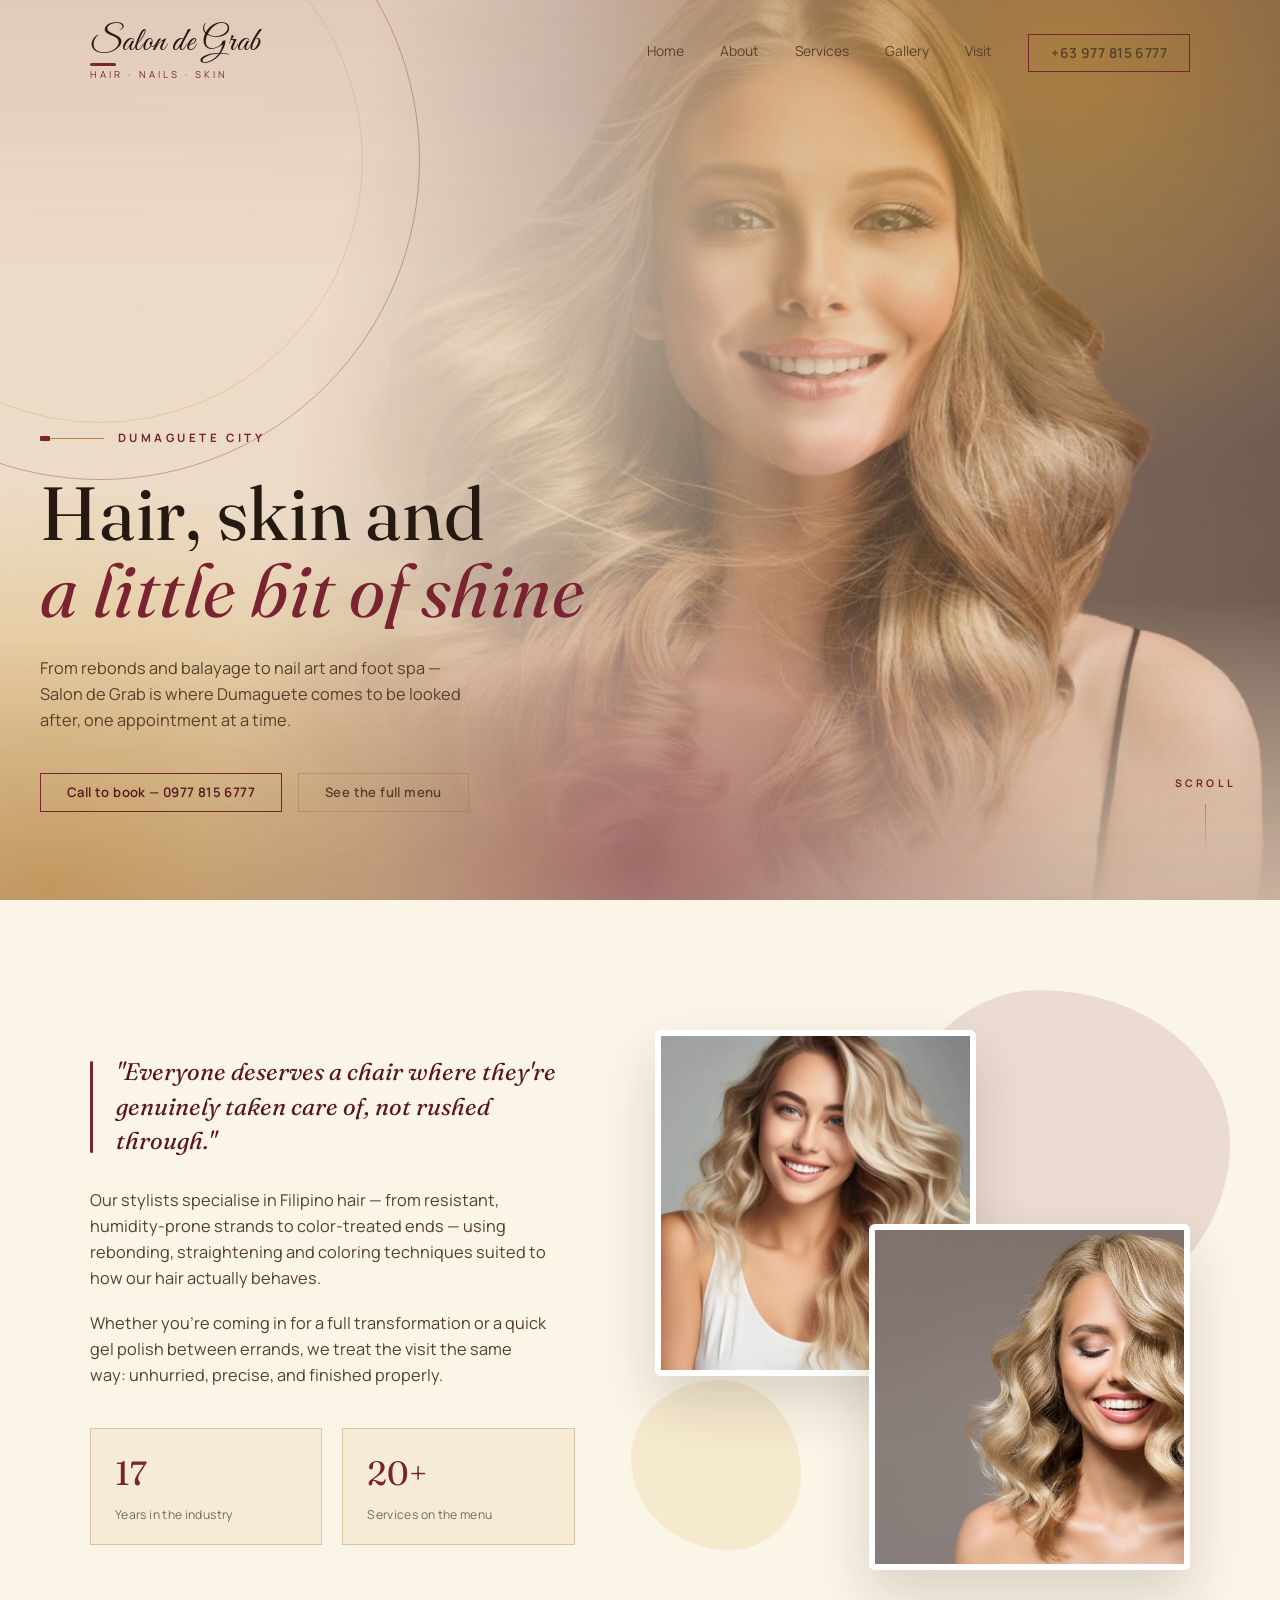
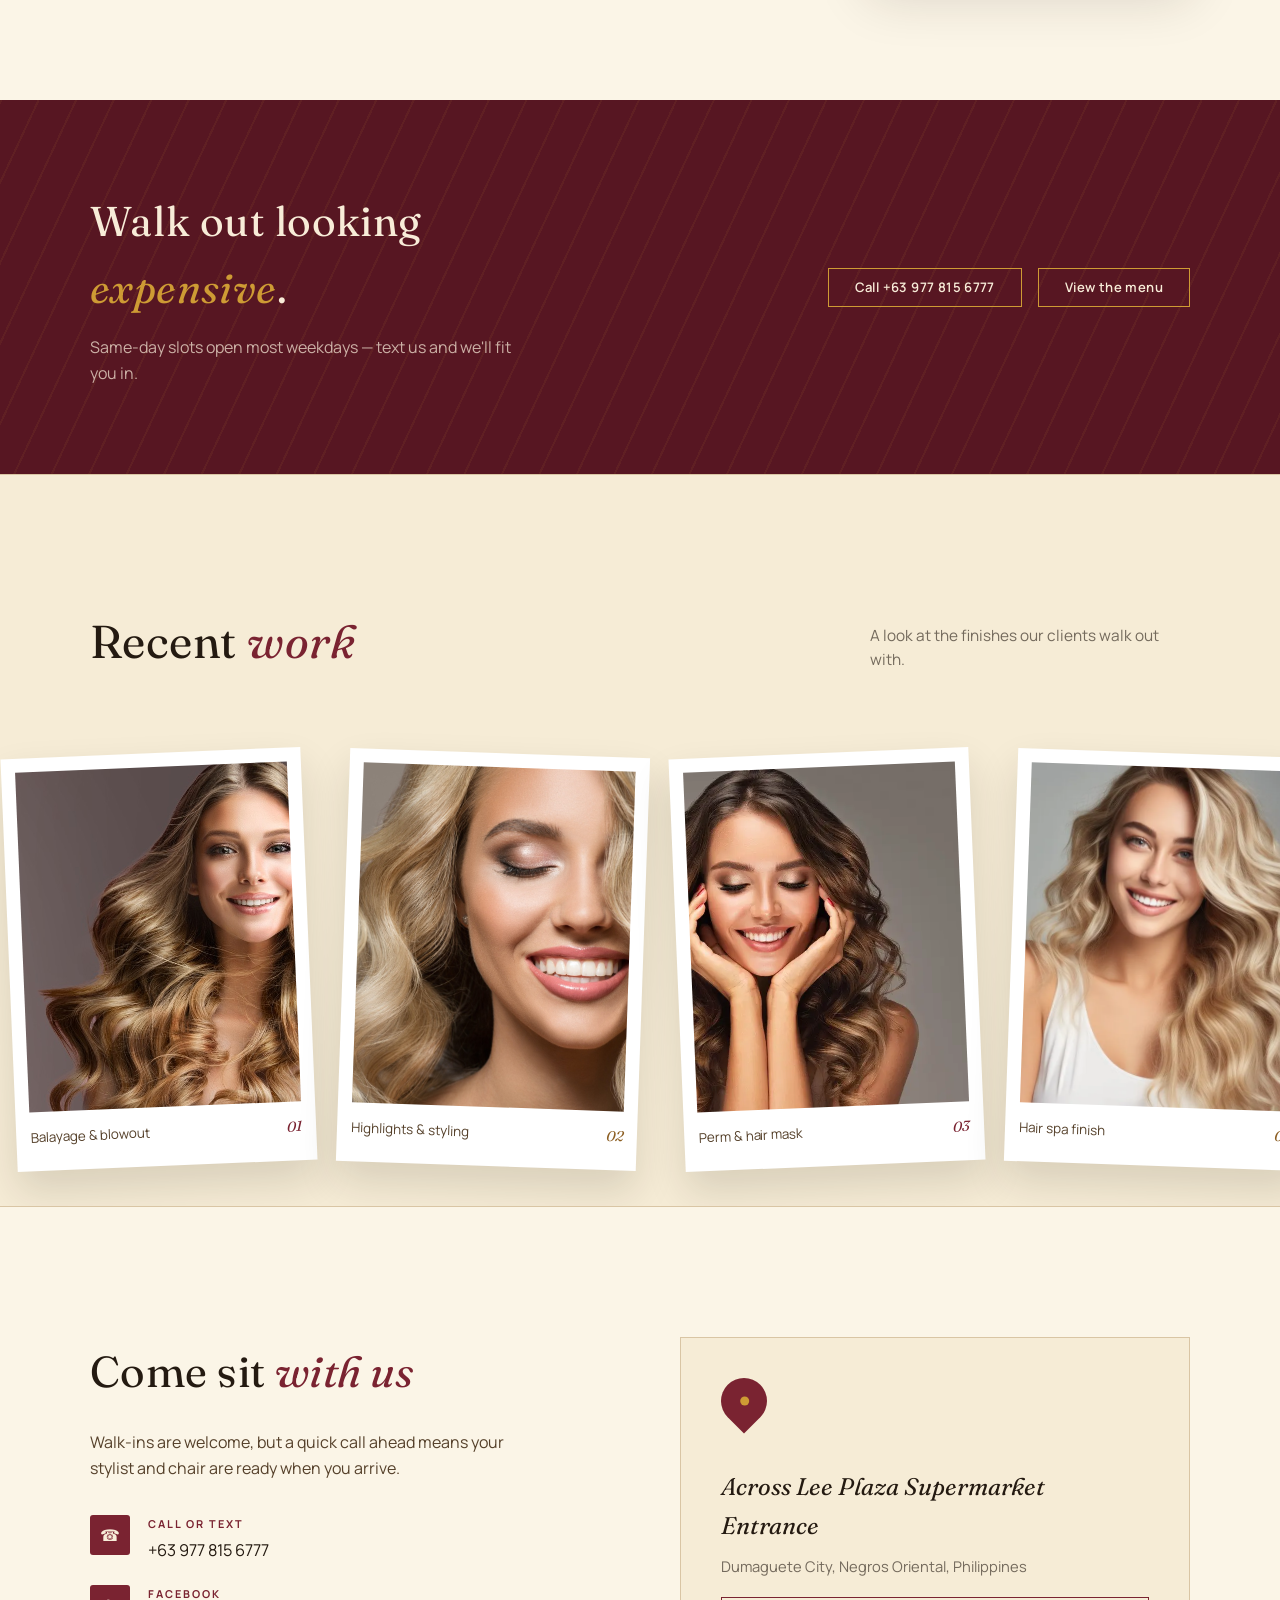
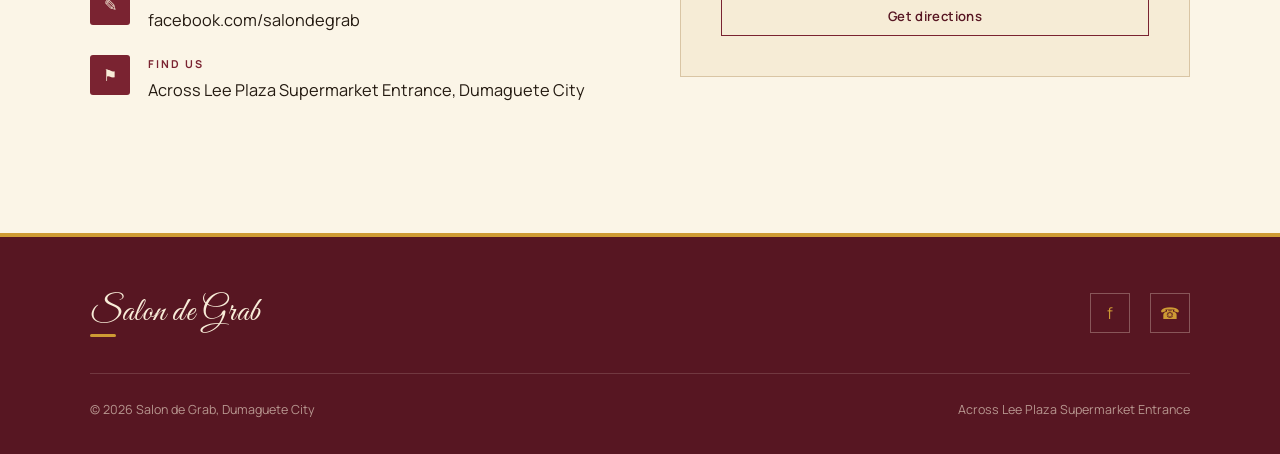
<file: index.html>
<!DOCTYPE html>
<html lang="en">
<head>
<meta charset="UTF-8">
<meta name="viewport" content="width=device-width, initial-scale=1.0">
<title>Salon de Grab — Dumaguete</title>
<meta name="description" content="Salon de Grab — hair, nails and skin care in Dumaguete City. Rebonding, coloring, spa treatments and more.">
<link rel="preconnect" href="https://fonts.googleapis.com">
<link rel="preconnect" href="https://fonts.gstatic.com" crossorigin>
<link href="https://fonts.googleapis.com/css2?family=Fraunces:ital,opsz,wght@0,9..144,300;0,9..144,400;0,9..144,500;0,9..144,600;1,9..144,400;1,9..144,500&family=Manrope:wght@300;400;500;600;700&family=Great+Vibes&display=swap" rel="stylesheet">
<link rel="stylesheet" href="style.css">
</head>
<body>

<header id="siteHeader">
  <div class="wrap">
    <div class="brand">
      <span class="name">Salon de Grab</span>
      <span class="sub">HAIR · NAILS · SKIN</span>
    </div>
    <nav class="links" id="navLinks">
      <a href="#">Home</a>
      <a href="#about">About</a>
      <a href="services.html">Services</a>
      <a href="#gallery">Gallery</a>
      <a href="#contact">Visit</a>
      <a class="btn header-cta" href="tel:+639778156777">+63 977 815 6777</a>
    </nav>
    <button class="menu-toggle" id="menuToggle" aria-label="Toggle menu" aria-expanded="false">
      <span></span><span></span><span></span>
    </button>
  </div>
</header>

<section class="hero">
  <div class="hero-media"></div>
  <div class="hero-mesh"></div>
  <div class="hero-swash"></div>
  <div class="hero-content">
    <div class="hero-inner">
      <div class="hero-eyebrow">
        <div class="rule"></div>
        <span>DUMAGUETE CITY</span>
      </div>
      <h1>
        <span class="line"><span>Hair, skin and</span></span>
        <span class="line"><span>a little bit of shine</span></span>
      </h1>
      <p>From rebonds and balayage to nail art and foot spa — Salon de Grab is where Dumaguete comes to be looked after, one appointment at a time.</p>
      <div class="hero-cta">
        <a class="btn" href="tel:+639778156777">Call to book — 0977 815 6777</a>
        <a class="btn ghost" href="services.html">See the full menu</a>
      </div>
    </div>
  </div>
  <div class="scroll-cue"><span>SCROLL</span><div class="stem"></div></div>
</section>

<section class="about" id="about">
  <div class="wrap section-pad">
    <div class="about-grid">
      <div class="about-copy reveal">
        <p class="quote">"Everyone deserves a chair where they're genuinely taken care of, not rushed through."</p>
        <p>Our stylists specialise in Filipino hair — from resistant, humidity-prone strands to color-treated ends — using rebonding, straightening and coloring techniques suited to how our hair actually behaves.</p>
        <p>Whether you're coming in for a full transformation or a quick gel polish between errands, we treat the visit the same way: unhurried, precise, and finished properly.</p>
        <div class="about-facts">
          <div>
            <strong>17</strong>
            <span>Years in the industry</span>
          </div>
          <div>
            <strong>20+</strong>
            <span>Services on the menu</span>
          </div>
        </div>
      </div>
      <div class="about-media reveal">
        <div class="blob"></div>
        <div class="blob2"></div>
        <img class="m1" src="images/gallery-2.webp" alt="Client with soft waved hair at Salon de Grab">
        <img class="m2" src="images/gallery-4.jpg" alt="Close up of glossy blonde curls">
      </div>
    </div>
  </div>
</section>

<section class="band">
  <div class="wrap reveal">
    <div>
      <h2>Walk out looking <em>expensive</em>.</h2>
      <p>Same-day slots open most weekdays — text us and we'll fit you in.</p>
    </div>
    <div class="band-cta">
      <a class="btn on-dark" href="tel:+639778156777">Call +63 977 815 6777</a>
      <a class="btn on-dark" href="services.html">View the menu</a>
    </div>
  </div>
</section>

<section class="gallery" id="gallery">
  <div class="wrap gallery-head">
    <div class="section-head reveal" style="margin-bottom:48px;">
      <h2>Recent <em>work</em></h2>
      <p>A look at the finishes our clients walk out with.</p>
    </div>
  </div>
  <div class="gallery-strip reveal">
    <figure>
      <img src="images/hero.jpg" alt="Long bronde curls, soft volume">
      <figcaption>Balayage &amp; blowout <em>01</em></figcaption>
    </figure>
    <figure>
      <img src="images/gallery-3.jpg" alt="Sleek blonde waves">
      <figcaption>Highlights &amp; styling <em>02</em></figcaption>
    </figure>
    <figure>
      <img src="images/gallery-1.webp" alt="Defined chestnut curls">
      <figcaption>Perm &amp; hair mask <em>03</em></figcaption>
    </figure>
    <figure>
      <img src="images/gallery-2.webp" alt="Soft brunette waves, hands framing face">
      <figcaption>Hair spa finish <em>04</em></figcaption>
    </figure>
    <figure>
      <img src="images/gallery-4.jpg" alt="Close up glossy blonde curls">
      <figcaption>Gloss &amp; cellophane <em>05</em></figcaption>
    </figure>
  </div>
</section>

<section class="contact" id="contact">
  <div class="wrap section-pad">
    <div class="contact-grid">
      <div class="reveal">
        <h2>Come sit <em>with us</em></h2>
        <div class="contact-copy">
          <p>Walk-ins are welcome, but a quick call ahead means your stylist and chair are ready when you arrive.</p>
        </div>
        <ul class="info-list">
          <li>
            <div class="ico">☎</div>
            <div>
              <div class="label">CALL OR TEXT</div>
              <a class="value" href="tel:+639778156777">+63 977 815 6777</a>
            </div>
          </li>
          <li>
            <div class="ico">✎</div>
            <div>
              <div class="label">FACEBOOK</div>
              <a class="value" href="https://www.facebook.com/profile.php?id=100063710006930" target="_blank" rel="noopener">facebook.com/salondegrab</a>
            </div>
          </li>
          <li>
            <div class="ico">⚑</div>
            <div>
              <div class="label">FIND US</div>
              <span class="value">Across Lee Plaza Supermarket Entrance, Dumaguete City</span>
            </div>
          </li>
        </ul>
      </div>

      <div class="reveal">
        <div class="map-card">
          <div class="pin"><span></span></div>
          <div>
            <div class="addr-big">Across Lee Plaza Supermarket Entrance</div>
            <div class="addr-small">Dumaguete City, Negros Oriental, Philippines</div>
          </div>
          <a class="btn" href="https://www.google.com/maps/search/?api=1&query=Lee+Plaza+Supermarket+Dumaguete" target="_blank" rel="noopener">Get directions</a>
        </div>
      </div>
    </div>
  </div>
</section>

<footer>
  <div class="wrap">
    <div class="footer-top">
      <div class="brand"><span class="name">Salon de Grab</span></div>
      <div class="footer-socials">
        <a href="https://www.facebook.com/profile.php?id=100063710006930" target="_blank" rel="noopener" aria-label="Facebook">f</a>
        <a href="tel:+639778156777" aria-label="Call">☎</a>
      </div>
    </div>
    <div class="footer-bottom">
      <span>© <span id="year"></span> Salon de Grab, Dumaguete City</span>
      <span>Across Lee Plaza Supermarket Entrance</span>
    </div>
  </div>
</footer>

<button id="toTop" class="to-top" aria-label="Scroll to top">↑</button>

<script src="script.js"></script>
</body>
</html>
</file>
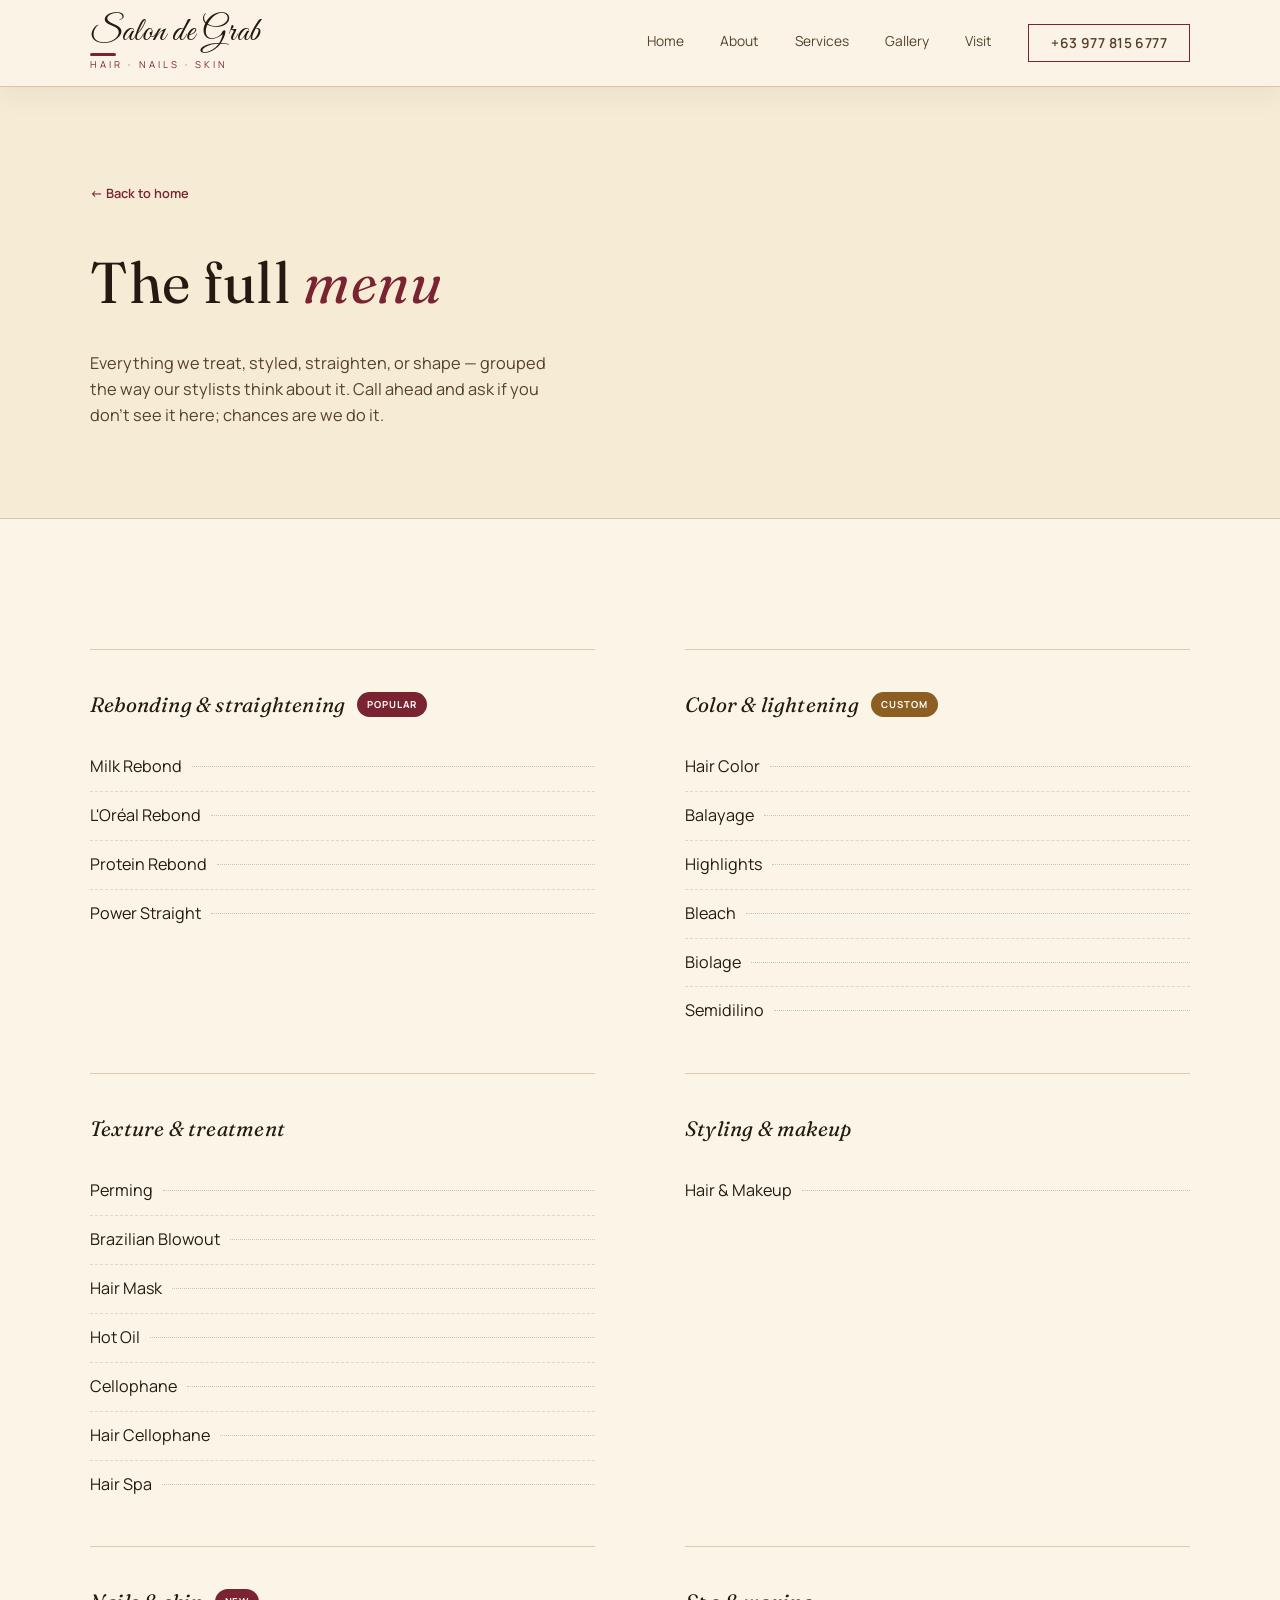
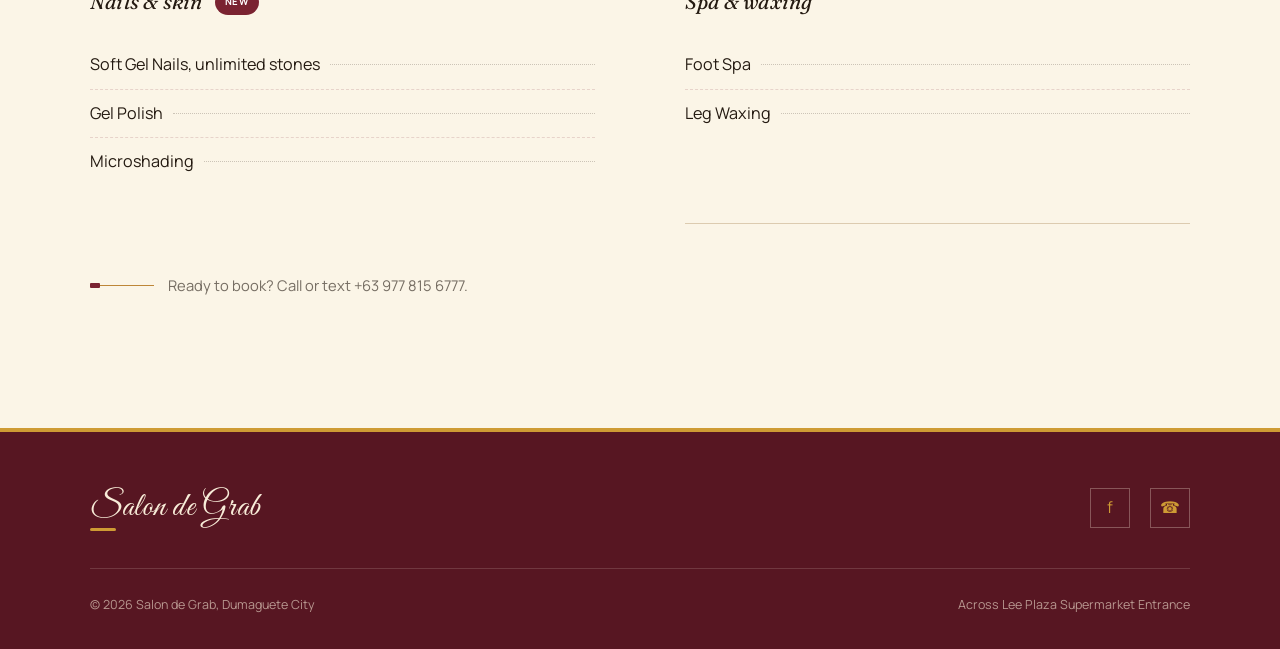
<file: services.html>
<!DOCTYPE html>
<html lang="en">
<head>
<meta charset="UTF-8">
<meta name="viewport" content="width=device-width, initial-scale=1.0">
<title>Services — Salon de Grab</title>
<meta name="description" content="Full treatment menu for Salon de Grab: rebonding, color, styling, nails, skin and spa services in Dumaguete City.">
<link rel="preconnect" href="https://fonts.googleapis.com">
<link rel="preconnect" href="https://fonts.gstatic.com" crossorigin>
<link href="https://fonts.googleapis.com/css2?family=Fraunces:ital,opsz,wght@0,9..144,300;0,9..144,400;0,9..144,500;0,9..144,600;1,9..144,400;1,9..144,500&family=Manrope:wght@300;400;500;600;700&family=Great+Vibes&display=swap" rel="stylesheet">
<link rel="stylesheet" href="style.css">
</head>
<body>

<header id="siteHeader" class="solid">
  <div class="wrap">
    <div class="brand">
      <span class="name">Salon de Grab</span>
      <span class="sub">HAIR · NAILS · SKIN</span>
    </div>
    <nav class="links" id="navLinks">
      <a href="index.html">Home</a>
      <a href="index.html#about">About</a>
      <a href="services.html">Services</a>
      <a href="index.html#gallery">Gallery</a>
      <a href="index.html#contact">Visit</a>
      <a class="btn header-cta" href="tel:+639778156777">+63 977 815 6777</a>
    </nav>
    <button class="menu-toggle" id="menuToggle" aria-label="Toggle menu" aria-expanded="false">
      <span></span><span></span><span></span>
    </button>
  </div>
</header>

<section class="menu-hero">
  <div class="wrap">
    <a class="back" href="index.html">← Back to home</a>
    <h1>The full <em>menu</em></h1>
    <p>Everything we treat, styled, straighten, or shape — grouped the way our stylists think about it. Call ahead and ask if you don't see it here; chances are we do it.</p>
  </div>
</section>

<section class="services" id="services">
  <div class="wrap section-pad">
    <div class="service-groups">
      <div class="service-group reveal">
        <h3>Rebonding &amp; straightening <span class="tagchip wine">POPULAR</span></h3>
        <ul class="service-list">
          <li>Milk Rebond <span class="dots"></span></li>
          <li>L'Oréal Rebond <span class="dots"></span></li>
          <li>Protein Rebond <span class="dots"></span></li>
          <li>Power Straight <span class="dots"></span></li>
        </ul>
      </div>

      <div class="service-group reveal">
        <h3>Color &amp; lightening <span class="tagchip camel">CUSTOM</span></h3>
        <ul class="service-list">
          <li>Hair Color <span class="dots"></span></li>
          <li>Balayage <span class="dots"></span></li>
          <li>Highlights <span class="dots"></span></li>
          <li>Bleach <span class="dots"></span></li>
          <li>Biolage <span class="dots"></span></li>
          <li>Semidilino <span class="dots"></span></li>
        </ul>
      </div>

      <div class="service-group reveal">
        <h3>Texture &amp; treatment</h3>
        <ul class="service-list">
          <li>Perming <span class="dots"></span></li>
          <li>Brazilian Blowout <span class="dots"></span></li>
          <li>Hair Mask <span class="dots"></span></li>
          <li>Hot Oil <span class="dots"></span></li>
          <li>Cellophane <span class="dots"></span></li>
          <li>Hair Cellophane <span class="dots"></span></li>
          <li>Hair Spa <span class="dots"></span></li>
        </ul>
      </div>

      <div class="service-group reveal">
        <h3>Styling &amp; makeup</h3>
        <ul class="service-list">
          <li>Hair &amp; Makeup <span class="dots"></span></li>
        </ul>
      </div>

      <div class="service-group reveal">
        <h3>Nails &amp; skin <span class="tagchip wine">NEW</span></h3>
        <ul class="service-list">
          <li>Soft Gel Nails, unlimited stones <span class="dots"></span></li>
          <li>Gel Polish <span class="dots"></span></li>
          <li>Microshading <span class="dots"></span></li>
        </ul>
      </div>

      <div class="service-group reveal">
        <h3>Spa &amp; waxing</h3>
        <ul class="service-list">
          <li>Foot Spa <span class="dots"></span></li>
          <li>Leg Waxing <span class="dots"></span></li>
        </ul>
      </div>
    </div>

    <div class="services-note reveal">
      <div class="rule"></div>
      <span>Ready to book? Call or text +63 977 815 6777.</span>
    </div>
  </div>
</section>

<footer>
  <div class="wrap">
    <div class="footer-top">
      <div class="brand"><span class="name">Salon de Grab</span></div>
      <div class="footer-socials">
        <a href="https://www.facebook.com/profile.php?id=100063710006930" target="_blank" rel="noopener" aria-label="Facebook">f</a>
        <a href="tel:+639778156777" aria-label="Call">☎</a>
      </div>
    </div>
    <div class="footer-bottom">
      <span>© <span id="year"></span> Salon de Grab, Dumaguete City</span>
      <span>Across Lee Plaza Supermarket Entrance</span>
    </div>
  </div>
</footer>

<button id="toTop" class="to-top" aria-label="Scroll to top">↑</button>

<script src="script.js"></script>
</body>
</html>
</file>
<file: style.css>
:root{
  --bg:         #FBF5E7;
  --bg-warm:    #F2E2C0;
  --panel:      #F6ECD6;
  --ink:        #241A11;
  --ink-soft:   #55402A;
  --ink-dim:    rgba(36,26,17,0.62);
  --camel:      #BD8638;
  --camel-deep: #8C5E22;
  --gold:       #CE9B34;
  --wine:       #7A2331;
  --wine-deep:  #571622;
  --wine-soft:  #A83D4B;
  --cream:      #F8ECD8;
  --white:      #FFFFFF;
  --line:       rgba(122,35,49,0.16);
  --line-camel: rgba(140,94,34,0.28);
  --ease: cubic-bezier(.22,.7,.24,1);
}

*{ margin:0; padding:0; box-sizing:border-box; }
html{ scroll-behavior:smooth; }

@media (prefers-reduced-motion: reduce){
  html{ scroll-behavior:auto; }
  *{ animation-duration:0.001ms !important; animation-iteration-count:1 !important; transition-duration:0.001ms !important; }
}

body{
  background:var(--bg);
  color:var(--ink);
  font-family:'Manrope', sans-serif;
  font-weight:400;
  line-height:1.6;
  -webkit-font-smoothing:antialiased;
  overflow-x:hidden;
}

h1,h2,h3,.serif{ font-family:'Fraunces', serif; font-weight:500; letter-spacing:0.01em; }
a{ color:inherit; text-decoration:none; }
img{ max-width:100%; display:block; }
::selection{ background:var(--wine); color:var(--cream); }
:focus-visible{ outline:2px solid var(--wine); outline-offset:3px; }

.wrap{ max-width:1180px; margin:0 auto; padding:0 40px; position:relative; }

.rule{ width:64px; height:1px; background:var(--camel); position:relative; }
.rule::after{ content:''; position:absolute; left:0; top:-2px; width:10px; height:5px; background:var(--wine); border-radius:1px; }
.rule.on-dark{ background:var(--gold); }
.rule.on-dark::after{ background:var(--cream); }

/* texture: fine dot grid, used as a background-image on select panels */
.grain{ position:relative; }
.grain::before{
  content:''; position:absolute; inset:0; pointer-events:none; opacity:0.5;
  background-image:radial-gradient(var(--camel-deep) 0.6px, transparent 0.6px);
  background-size:16px 16px;
  -webkit-mask-image:radial-gradient(ellipse 60% 60% at 85% 15%, black, transparent 70%);
  mask-image:radial-gradient(ellipse 60% 60% at 85% 15%, black, transparent 70%);
}

/* ---------- nav ---------- */
header{
  position:fixed; top:0; left:0; right:0; z-index:100;
  padding:26px 0;
  transition:background .5s var(--ease), padding .5s var(--ease), border-color .5s var(--ease), box-shadow .5s var(--ease);
  border-bottom:1px solid transparent;
  background:transparent;
}
header.solid, header.scrolled{
  padding:16px 0;
  border-bottom:1px solid var(--line-camel);
  box-shadow:0 8px 26px rgba(36,26,17,0.06);
}
header.solid::before, header.scrolled::before{
  content:''; position:absolute; inset:0; z-index:-1;
  background:rgba(251,245,231,0.94);
  backdrop-filter:blur(10px);
}
header .wrap{ display:flex; align-items:center; justify-content:space-between; }

.brand{ display:flex; flex-direction:column; line-height:1; }
.brand .name{
  font-family:'Great Vibes', cursive; font-weight:400; font-size:2.15rem; letter-spacing:0.02em; color:var(--ink); position:relative;
}
.brand .name::after{
  content:''; position:absolute; left:0; bottom:-6px; width:26px; height:3px; background:var(--wine); border-radius:2px;
}
.brand .sub{ font-size:0.6rem; letter-spacing:0.32em; color:var(--wine); margin-top:10px; }

nav.links{ display:flex; gap:36px; align-items:center; }
nav.links a{
  display:inline-flex; align-items:center;
  font-size:0.86rem; color:var(--ink-soft); position:relative; padding-bottom:4px;
  line-height:1; transition:color .3s;
}
nav.links a:not(.btn)::after{
  content:''; position:absolute; left:0; bottom:0; height:2px; width:0;
  background:var(--wine); transition:width .35s var(--ease);
}
nav.links a:not(.btn):hover{ color:var(--ink); }
nav.links a:not(.btn):hover::after{ width:100%; }

.btn{
  box-sizing:border-box;
  display:inline-flex; align-items:center; justify-content:center; gap:10px;
  border:1.5px solid var(--wine); color:var(--wine-deep);
  padding:12px 26px; font-size:0.82rem; letter-spacing:0.03em; line-height:1;
  font-weight:600;
  transition:background .35s var(--ease), color .35s var(--ease), border-color .35s var(--ease), transform .3s var(--ease), box-shadow .35s var(--ease);
  white-space:nowrap;
}
.btn:hover{ background:var(--wine); border-color:var(--wine); color:var(--cream); box-shadow:0 10px 26px rgba(122,35,49,0.28); transform:translateY(-2px); }
.btn.gold{ border-color:var(--camel); color:var(--camel-deep); }
.btn.gold:hover{ background:var(--camel); border-color:var(--camel); color:var(--white); box-shadow:0 10px 26px rgba(140,94,34,0.28); }
.btn.ghost{ border-color:var(--line-camel); color:var(--ink-soft); }
.btn.ghost:hover{ border-color:var(--wine); background:transparent; color:var(--wine-deep); box-shadow:none; transform:none; }
.btn.on-dark{ border-color:var(--gold); color:var(--cream); }
.btn.on-dark:hover{ background:var(--gold); color:var(--wine-deep); }
.btn.header-cta{ padding:11px 22px; }

.menu-toggle{ display:none; }

/* ---------- hero ---------- */
.hero{ position:relative; min-height:100svh; display:flex; align-items:flex-end; overflow:hidden; background:var(--bg); }
.hero-media{
  position:absolute; inset:-2%;
  background-image:url('images/hero.jpg');
  background-size:cover; background-position:78% 18%;
  animation:kenburns 22s ease-in-out infinite alternate;
}
@keyframes kenburns{
  0%{ transform:scale(1) translate(0,0); }
  100%{ transform:scale(1.08) translate(-1%, -1%); }
}
.hero-media::before{
  content:''; position:absolute; inset:0;
  background:
    linear-gradient(102deg, var(--bg) 0%, var(--bg) 27%, rgba(251,245,231,0.7) 46%, rgba(251,245,231,0.2) 65%, rgba(251,245,231,0.04) 100%),
    linear-gradient(0deg, var(--bg) 0%, rgba(251,245,231,0.02) 34%);
}
.hero-swash{
  position:absolute; z-index:1; width:640px; height:640px; left:-220px; top:-160px;
  border:1.5px solid var(--wine); border-radius:50%; opacity:0.35;
  animation:spin 46s linear infinite;
}
.hero-swash::before{
  content:''; position:absolute; inset:56px; border:1px solid var(--camel); border-radius:50%; opacity:0.7;
}
@keyframes spin{ to{ transform:rotate(360deg); } }

/* ---------- hero gold mesh overlay ---------- */
.hero-mesh{
  position:absolute; inset:0; z-index:1; pointer-events:none; mix-blend-mode:normal;
  background:
    radial-gradient(55% 65% at 84% 6%, rgba(206,155,52,0.62) 0%, rgba(206,155,52,0.28) 42%, transparent 72%),
    radial-gradient(60% 60% at 4% 98%, rgba(206,155,52,0.58) 0%, rgba(206,155,52,0.24) 44%, transparent 74%),
    radial-gradient(45% 50% at 50% 96%, rgba(122,35,49,0.48) 0%, rgba(122,35,49,0.14) 46%, transparent 76%),
    conic-gradient(from 210deg at 70% 30%, rgba(206,155,52,0.22), rgba(122,35,49,0.14), rgba(189,134,56,0.22), rgba(206,155,52,0.22));
  background-size:100% 100%, 100% 100%, 100% 100%, 220% 220%;
  animation:mesh-drift 26s ease-in-out infinite alternate;
}
.hero-mesh::after{
  content:''; position:absolute; inset:0;
  background:linear-gradient(180deg, rgba(122,35,49,0.14) 0%, transparent 30%, transparent 70%, rgba(87,22,34,0.3) 100%);
  mix-blend-mode:multiply; opacity:0.65;
}
@keyframes mesh-drift{
  0%{ background-position:0% 0%, 0% 0%, 0% 0%, 0% 50%; }
  100%{ background-position:0% 0%, 0% 0%, 0% 0%, 100% 50%; }
}
@media (max-width:720px){
  .hero-mesh{
    background:
      radial-gradient(75% 42% at 88% 4%, rgba(206,155,52,0.68) 0%, rgba(206,155,52,0.3) 45%, transparent 70%),
      radial-gradient(75% 48% at 6% 98%, rgba(206,155,52,0.64) 0%, rgba(206,155,52,0.28) 46%, transparent 72%),
      radial-gradient(60% 42% at 50% 100%, rgba(122,35,49,0.45) 0%, rgba(122,35,49,0.15) 48%, transparent 76%),
      conic-gradient(from 210deg at 60% 40%, rgba(206,155,52,0.24), rgba(122,35,49,0.16), rgba(189,134,56,0.24), rgba(206,155,52,0.24));
    background-size:100% 100%, 100% 100%, 100% 100%, 220% 220%;
  }
}

.hero-content{ position:relative; z-index:2; width:100%; padding:0 40px 88px; }
.hero-inner{ max-width:660px; }
.hero-eyebrow{ display:flex; align-items:center; gap:14px; margin-bottom:26px; opacity:0; transform:translateY(14px); animation:rise .9s var(--ease) forwards; animation-delay:.15s; }
.hero-eyebrow span{ font-size:0.72rem; letter-spacing:0.3em; color:var(--wine); font-weight:700; }

.hero h1{ font-size:clamp(2.6rem, 6vw, 4.7rem); color:var(--ink); line-height:1.03; font-weight:400; }
.hero h1 .line{ display:block; overflow:hidden; }
.hero h1 .line span{ display:block; opacity:0; transform:translateY(100%); animation:rise .95s var(--ease) forwards; }
.hero h1 .line:nth-child(1) span{ animation-delay:.3s; }
.hero h1 .line:nth-child(2) span{ animation-delay:.44s; color:var(--wine); font-style:italic; position:relative; }

.hero p{ max-width:440px; margin-top:26px; color:var(--ink-soft); font-size:1.02rem; opacity:0; transform:translateY(14px); animation:rise .9s var(--ease) forwards; animation-delay:.64s; }
.hero-cta{ display:flex; gap:16px; margin-top:40px; flex-wrap:wrap; opacity:0; transform:translateY(14px); animation:rise .9s var(--ease) forwards; animation-delay:.8s; }

@keyframes rise{ to{ opacity:1; transform:translateY(0); } }

.scroll-cue{
  position:absolute; right:44px; bottom:44px; z-index:2;
  display:flex; flex-direction:column; align-items:center; gap:12px;
  color:var(--wine); font-size:0.66rem; letter-spacing:0.3em; font-weight:700;
  opacity:0; animation:rise .9s var(--ease) forwards; animation-delay:1.05s;
}
.scroll-cue .stem{ width:1px; height:52px; background:linear-gradient(var(--camel), transparent); position:relative; overflow:hidden; }
.scroll-cue .stem::after{ content:''; position:absolute; top:-52px; left:0; width:100%; height:100%; background:linear-gradient(var(--wine), transparent); animation:drip 2.4s ease-in-out infinite; }
@keyframes drip{ 0%{ transform:translateY(0); } 100%{ transform:translateY(104px); } }
@media (max-width:720px){ .scroll-cue{ display:none; } }

/* ---------- section shell ---------- */
section{ position:relative; }
.section-pad{ padding-top:130px; padding-bottom:130px; }
.kicker{ display:flex; align-items:center; gap:16px; margin-bottom:22px; color:var(--wine); font-size:0.74rem; letter-spacing:0.24em; font-weight:700; }
.section-head{ display:flex; justify-content:space-between; align-items:flex-end; gap:40px; margin-bottom:64px; }
.section-head h2{ font-size:clamp(2rem, 3.6vw, 2.9rem); color:var(--ink); font-weight:400; max-width:560px; }
.section-head h2 em{ color:var(--wine); font-style:italic; }
.section-head p{ max-width:320px; color:var(--ink-dim); font-size:0.96rem; padding-bottom:6px; }

.reveal{ opacity:0; transform:translateY(26px); transition:opacity .8s var(--ease), transform .8s var(--ease); }
.reveal.in{ opacity:1; transform:translateY(0); }

/* ---------- about ---------- */
.about{ background:var(--bg); overflow:hidden; }
.about-grid{ display:grid; grid-template-columns:0.95fr 1.05fr; gap:80px; align-items:center; }
.about-copy .quote{
  font-family:'Fraunces', serif; font-style:italic; font-size:1.5rem; line-height:1.45;
  color:var(--wine-deep); max-width:480px; position:relative; padding-left:26px; margin-bottom:28px;
}
.about-copy .quote::before{ content:''; position:absolute; left:0; top:6px; bottom:6px; width:3px; background:var(--wine); border-radius:2px; }
.about-copy p{ color:var(--ink-soft); font-size:1.02rem; margin-bottom:18px; max-width:460px; }
.about-facts{ display:flex; gap:20px; margin-top:40px; }
.about-facts div{ background:var(--panel); border:1px solid var(--line-camel); padding:18px 24px; flex:1 1 0; min-width:0; }
.about-facts div strong{ display:block; font-family:'Fraunces', serif; font-size:2.1rem; color:var(--wine); font-weight:400; }
.about-facts div span{ font-size:0.76rem; color:var(--ink-dim); letter-spacing:0.03em; }

.about-media{ position:relative; height:540px; }
.about-media .blob{
  position:absolute; width:340px; height:340px; right:-40px; top:-40px; z-index:0;
  background:var(--wine); opacity:0.12; border-radius:44% 56% 60% 40% / 50% 45% 55% 50%;
}
.about-media .blob2{
  position:absolute; width:170px; height:170px; left:-24px; bottom:20px; z-index:0;
  background:var(--gold); opacity:0.14; border-radius:52% 48% 42% 58% / 46% 56% 44% 54%;
}
.about-media img{ position:absolute; object-fit:cover; box-shadow:0 26px 54px rgba(36,26,17,0.16); border-radius:6px; }
.about-media .m1{
  width:60%; height:64%; top:0; left:0; z-index:2; border:6px solid var(--white);
  --tilt:-4deg; animation:photo-float 6.5s ease-in-out infinite;
}
.about-media .m2{
  width:60%; height:64%; bottom:0; right:0; z-index:3; border:6px solid var(--white);
  --tilt:8deg; animation:photo-float 7.5s ease-in-out 1.2s infinite;
}
@keyframes photo-float{
  0%,100%{ transform:translateY(0) rotate(var(--tilt, 0deg)); }
  50%{ transform:translateY(-14px) rotate(var(--tilt, 0deg)); }
}

@media (max-width:900px){
  .about-grid{ grid-template-columns:1fr; gap:56px; }
  .about-media{ height:420px; order:-1; margin:0 12px; }
  .about-media .blob{ width:220px; height:220px; right:-10px; top:-30px; }
  .about-media .blob2{ width:120px; height:120px; left:-10px; bottom:10px; }
}

/* ---------- CTA band (dark contrast) ---------- */
.band{
  background:var(--wine-deep); color:var(--cream); position:relative; overflow:hidden;
  padding:88px 0;
}
.band::before{
  content:''; position:absolute; inset:0;
  background-image:repeating-linear-gradient(115deg, rgba(206,155,52,0.07) 0 2px, transparent 2px 34px);
}
.band .wrap{ display:flex; align-items:center; justify-content:space-between; gap:40px; flex-wrap:wrap; }
.band h2{ font-size:clamp(1.8rem,3.4vw,2.6rem); font-weight:400; max-width:520px; }
.band h2 em{ color:var(--gold); font-style:italic; }
.band p{ color:rgba(248,236,216,0.72); margin-top:14px; max-width:440px; }
.band-cta{ display:flex; gap:16px; flex-wrap:wrap; }

/* ---------- services page banner ---------- */
.menu-hero{ padding:180px 0 90px; background:var(--panel); border-bottom:1px solid var(--line-camel); position:relative; overflow:hidden; }
.menu-hero .back{ display:inline-flex; align-items:center; gap:10px; color:var(--wine); font-size:0.8rem; margin-bottom:34px; font-weight:600; }
.menu-hero .back:hover{ color:var(--ink); }
.menu-hero h1{ font-size:clamp(2.4rem,5vw,3.6rem); color:var(--ink); font-weight:400; max-width:640px; }
.menu-hero h1 em{ color:var(--wine); font-style:italic; }
.menu-hero p{ margin-top:20px; color:var(--ink-soft); max-width:480px; font-size:1.02rem; }

/* ---------- services ---------- */
.services{ background:var(--bg); }
.service-groups{ display:grid; grid-template-columns:1fr 1fr; gap:0 90px; }
.service-group{ padding:38px 0; border-top:1px solid var(--line-camel); }
.service-group:nth-last-child(-n+1){ border-bottom:1px solid var(--line-camel); }

.service-group h3{ display:flex; align-items:center; gap:12px; font-style:italic; color:var(--ink); font-size:1.3rem; font-weight:400; margin-bottom:22px; }
.tagchip{
  font-family:'Manrope', sans-serif; font-style:normal; font-weight:700; font-size:0.6rem; letter-spacing:0.1em;
  padding:5px 10px; border-radius:20px; color:var(--white);
}
.tagchip.wine{ background:var(--wine); }
.tagchip.camel{ background:var(--camel-deep); }

.service-list{ list-style:none; }
.service-list li{ display:flex; align-items:baseline; gap:10px; padding:11px 0; color:var(--ink); font-size:1.01rem; border-bottom:1px dashed rgba(122,35,49,0.16); }
.service-list li:last-child{ border-bottom:none; }
.service-list li .dots{ flex:1; border-bottom:1px dotted rgba(36,26,17,0.22); transform:translateY(-5px); }
.service-list li .tag{ font-size:0.68rem; letter-spacing:0.1em; color:var(--wine); font-weight:700; white-space:nowrap; }

@media (max-width:820px){ .service-groups{ grid-template-columns:1fr; } }

.services-note{ margin-top:50px; color:var(--ink-dim); font-size:0.92rem; display:flex; align-items:center; gap:14px; }

.gallery-head{ padding-top:130px; }

/* ---------- gallery ---------- */
.gallery{ background:var(--panel); overflow:hidden; border-top:1px solid var(--line-camel); border-bottom:1px solid var(--line-camel); }
.gallery-strip{ display:flex; gap:34px; overflow-x:auto; padding:26px 40px 40px; scroll-snap-type:x proximity; scrollbar-width:none; }
.gallery-strip::-webkit-scrollbar{ display:none; }
.gallery-strip figure{
  scroll-snap-align:start; flex:0 0 auto; width:300px; background:var(--white);
  padding:14px 14px 22px; box-shadow:0 20px 40px rgba(36,26,17,0.14);
  transition:transform .5s var(--ease), box-shadow .5s var(--ease);
}
.gallery-strip figure:nth-child(odd){ transform:rotate(-2.4deg); }
.gallery-strip figure:nth-child(even){ transform:rotate(2deg); }
.gallery-strip figure:hover{ transform:rotate(0deg) translateY(-8px); box-shadow:0 30px 54px rgba(36,26,17,0.2); }
.gallery-strip figure img{ width:100%; height:340px; object-fit:cover; }
.gallery-strip figcaption{ margin-top:14px; font-size:0.84rem; color:var(--ink-soft); display:flex; justify-content:space-between; align-items:center; }
.gallery-strip figcaption em{ font-style:italic; color:var(--wine); font-family:'Fraunces', serif; font-size:0.9rem; }
.gallery-strip figure:nth-child(4n+1) figcaption em, .gallery-strip figure:nth-child(4n+3) figcaption em{ color:var(--wine); }
.gallery-strip figure:nth-child(4n+2) figcaption em, .gallery-strip figure:nth-child(4n) figcaption em{ color:var(--camel-deep); }

/* ---------- contact ---------- */
.contact{ background:var(--bg); }
.contact-grid{ display:grid; grid-template-columns:1fr 1fr; gap:80px; }
.contact h2{ font-size:clamp(2rem,3.4vw,2.7rem); color:var(--ink); font-weight:400; margin-bottom:24px; }
.contact h2 em{ color:var(--wine); font-style:italic; }
.contact-copy p{ color:var(--ink-soft); max-width:420px; margin-bottom:34px; }

.info-list{ list-style:none; display:flex; flex-direction:column; gap:22px; }
.info-list li{ display:flex; gap:18px; align-items:flex-start; }
.info-list .ico{ width:40px; height:40px; background:var(--wine); flex:0 0 auto; display:flex; align-items:center; justify-content:center; color:var(--cream); border-radius:3px; }
.info-list .label{ font-size:0.68rem; letter-spacing:0.18em; color:var(--wine); margin-bottom:4px; font-weight:700; }
.info-list .value{ font-size:1.02rem; color:var(--ink); }
.info-list a.value:hover{ color:var(--wine); }

.map-card{
  border:1px solid var(--line-camel); padding:40px; position:relative; min-height:340px; overflow:hidden;
  display:flex; flex-direction:column; justify-content:space-between;
  background:var(--panel);
}
.map-card::before{
  content:''; position:absolute; inset:0;
  background-image:radial-gradient(var(--camel-deep) 0.7px, transparent 0.7px);
  background-size:18px 18px; opacity:0.28;
  -webkit-mask-image:radial-gradient(ellipse 70% 70% at 90% 10%, black, transparent 70%);
  mask-image:radial-gradient(ellipse 70% 70% at 90% 10%, black, transparent 70%);
}
.map-card .pin{ width:46px; height:46px; border-radius:50% 50% 50% 0; background:var(--wine); transform:rotate(-45deg); display:flex; align-items:center; justify-content:center; position:relative; z-index:1; }
.map-card .pin span{ transform:rotate(45deg); width:9px; height:9px; background:var(--gold); border-radius:50%; }
.map-card .addr-big{ font-family:'Fraunces', serif; font-style:italic; font-size:1.5rem; color:var(--ink); margin:26px 0 10px; max-width:340px; position:relative; z-index:1; }
.map-card .addr-small{ color:var(--ink-dim); font-size:0.92rem; position:relative; z-index:1; }

@media (max-width:900px){ .contact-grid{ grid-template-columns:1fr; gap:50px; } }

/* ---------- footer ---------- */
/* ---------- scroll to top ---------- */
.to-top{
  position:fixed; right:24px; bottom:24px; z-index:90;
  width:48px; height:48px; border-radius:50%; border:1.5px solid var(--wine);
  background:var(--bg); color:var(--wine-deep); font-size:1.1rem; line-height:1;
  display:flex; align-items:center; justify-content:center; cursor:pointer;
  box-shadow:0 10px 26px rgba(36,26,17,0.14);
  opacity:0; visibility:hidden; transform:translateY(12px);
  transition:opacity .35s var(--ease), transform .35s var(--ease), background .3s, color .3s, visibility 0s .35s;
}
.to-top.visible{ opacity:1; visibility:visible; transform:translateY(0); transition:opacity .35s var(--ease), transform .35s var(--ease), background .3s, color .3s; }
.to-top:hover{ background:var(--wine); color:var(--cream); }

@media (max-width:820px){
  .to-top{ right:18px; bottom:18px; width:44px; height:44px; }
}

footer{ background:var(--wine-deep); color:var(--cream); border-top:4px solid var(--gold); padding:56px 0 34px; }
.footer-top{ display:flex; justify-content:space-between; align-items:center; flex-wrap:wrap; gap:28px; margin-bottom:40px; }
footer .brand .name{ color:var(--cream); }
footer .brand .name::after{ background:var(--gold); }
footer .brand .sub{ color:var(--gold); }
.footer-socials{ display:flex; gap:20px; }
.footer-socials a{
  width:40px; height:40px; border:1px solid rgba(248,236,216,0.3); display:flex; align-items:center; justify-content:center;
  color:var(--gold); transition:border-color .3s, color .3s, background .3s;
}
.footer-socials a:hover{ border-color:var(--gold); background:var(--gold); color:var(--wine-deep); }
.footer-bottom{
  display:flex; justify-content:space-between; flex-wrap:wrap; gap:14px;
  padding-top:26px; border-top:1px solid rgba(248,236,216,0.16); font-size:0.78rem; color:rgba(248,236,216,0.6);
}

@media (max-width:820px){
  .wrap{ padding:0 24px; }
  .hero-content{ padding:0 24px 64px; }
  nav.links{
    position:fixed; inset:0 0 0 auto; width:78%; max-width:320px;
    background:var(--panel); flex-direction:column; align-items:flex-start; justify-content:flex-start;
    padding:110px 32px; gap:26px; transform:translateX(100%);
    transition:transform .5s var(--ease); border-left:1px solid var(--line-camel);
    box-shadow:-16px 0 40px rgba(36,26,17,0.1);
  }
  nav.links.open{ transform:translateX(0); }
  .menu-toggle{ display:flex; flex-direction:column; justify-content:center; align-items:center; gap:5px; width:24px; height:24px; background:none; border:none; cursor:pointer; z-index:110; }
  .menu-toggle span{ width:24px; height:1px; background:var(--ink); transition:transform .3s var(--ease), opacity .2s var(--ease); }
  .menu-toggle[aria-expanded="true"] span:nth-child(1){ transform:translateY(6px) rotate(45deg); }
  .menu-toggle[aria-expanded="true"] span:nth-child(2){ opacity:0; }
  .menu-toggle[aria-expanded="true"] span:nth-child(3){ transform:translateY(-6px) rotate(-45deg); }
  .header-cta{ display:none; }
  .section-pad{ padding-top:88px; padding-bottom:88px; }
  .section-head{ flex-direction:column; align-items:flex-start; gap:16px; }
  .menu-hero{ padding:150px 0 60px; }
  .gallery-head{ padding-top:88px; }
  .gallery-strip{ padding:26px 24px 40px; }
  .about-facts{ gap:12px; }
  .about-facts div{ padding:16px 14px; }
  .band .wrap{ flex-direction:column; align-items:flex-start; }
}
</file>
